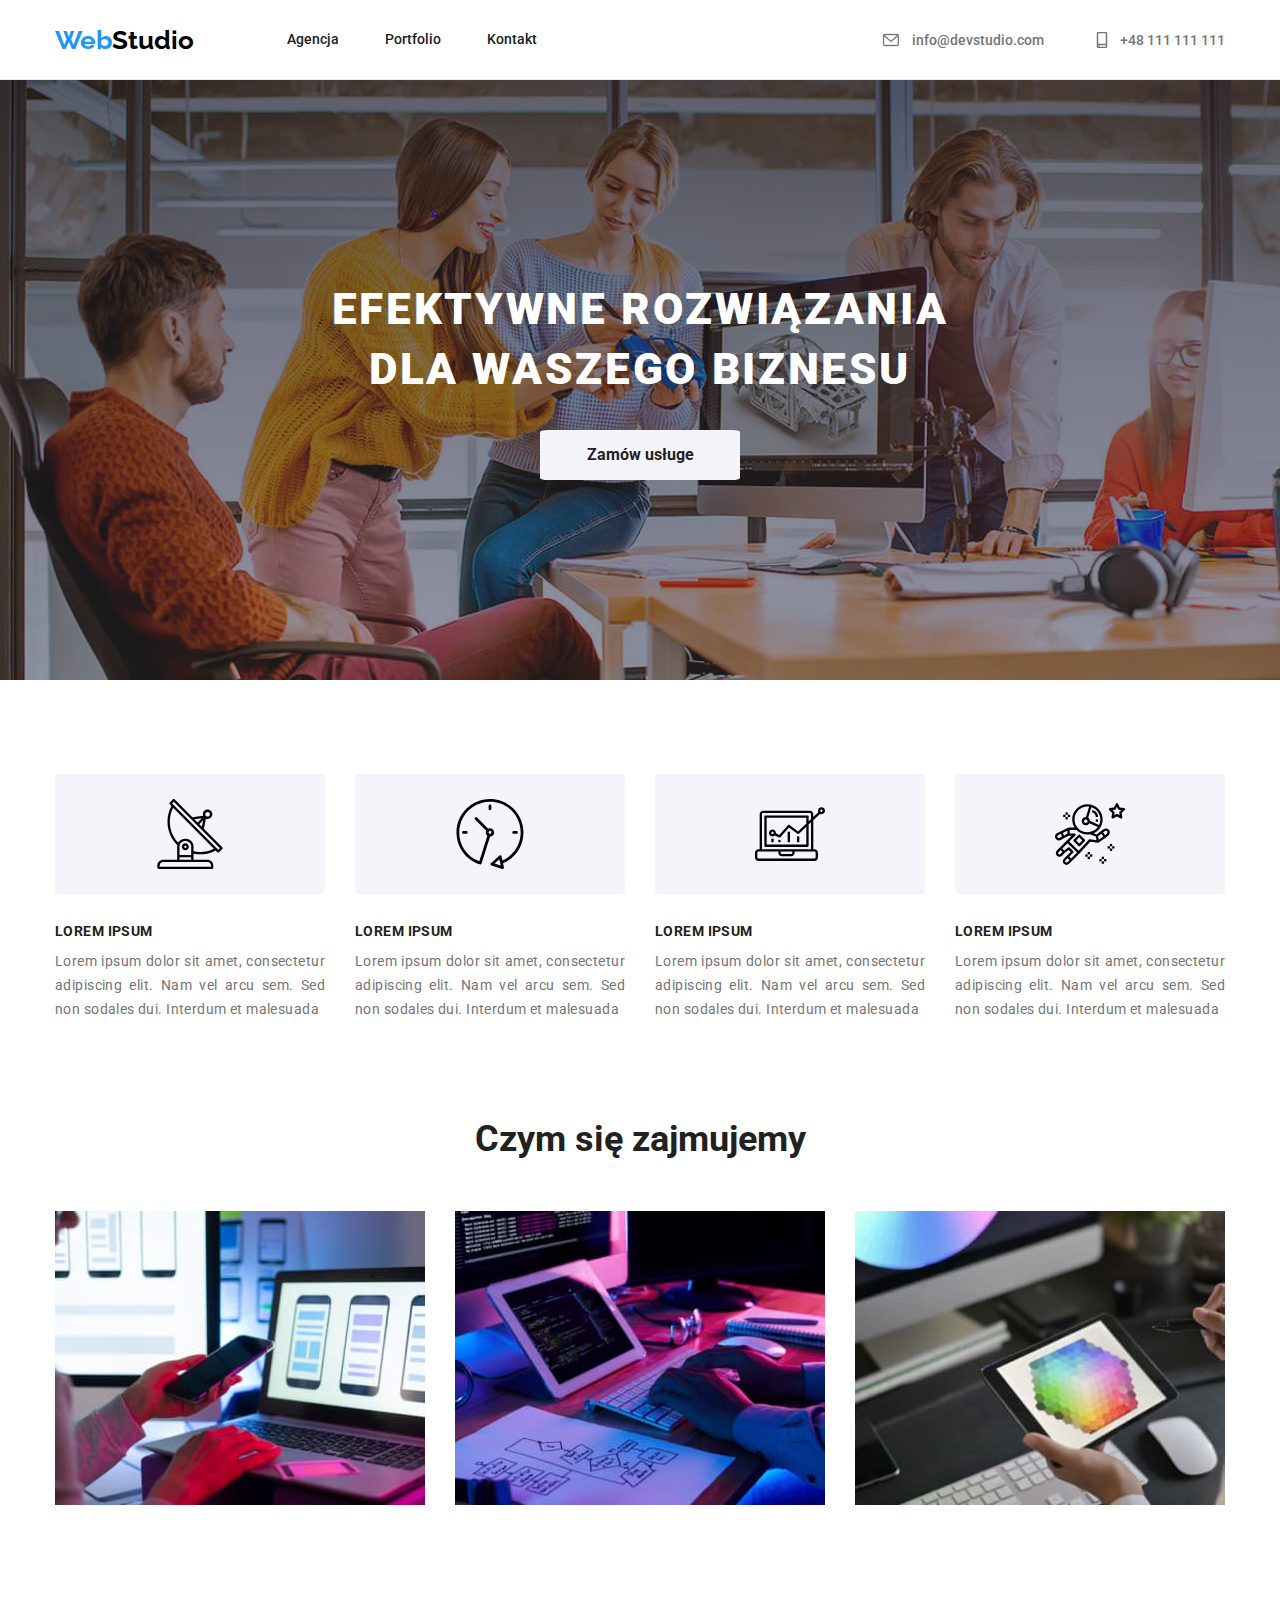
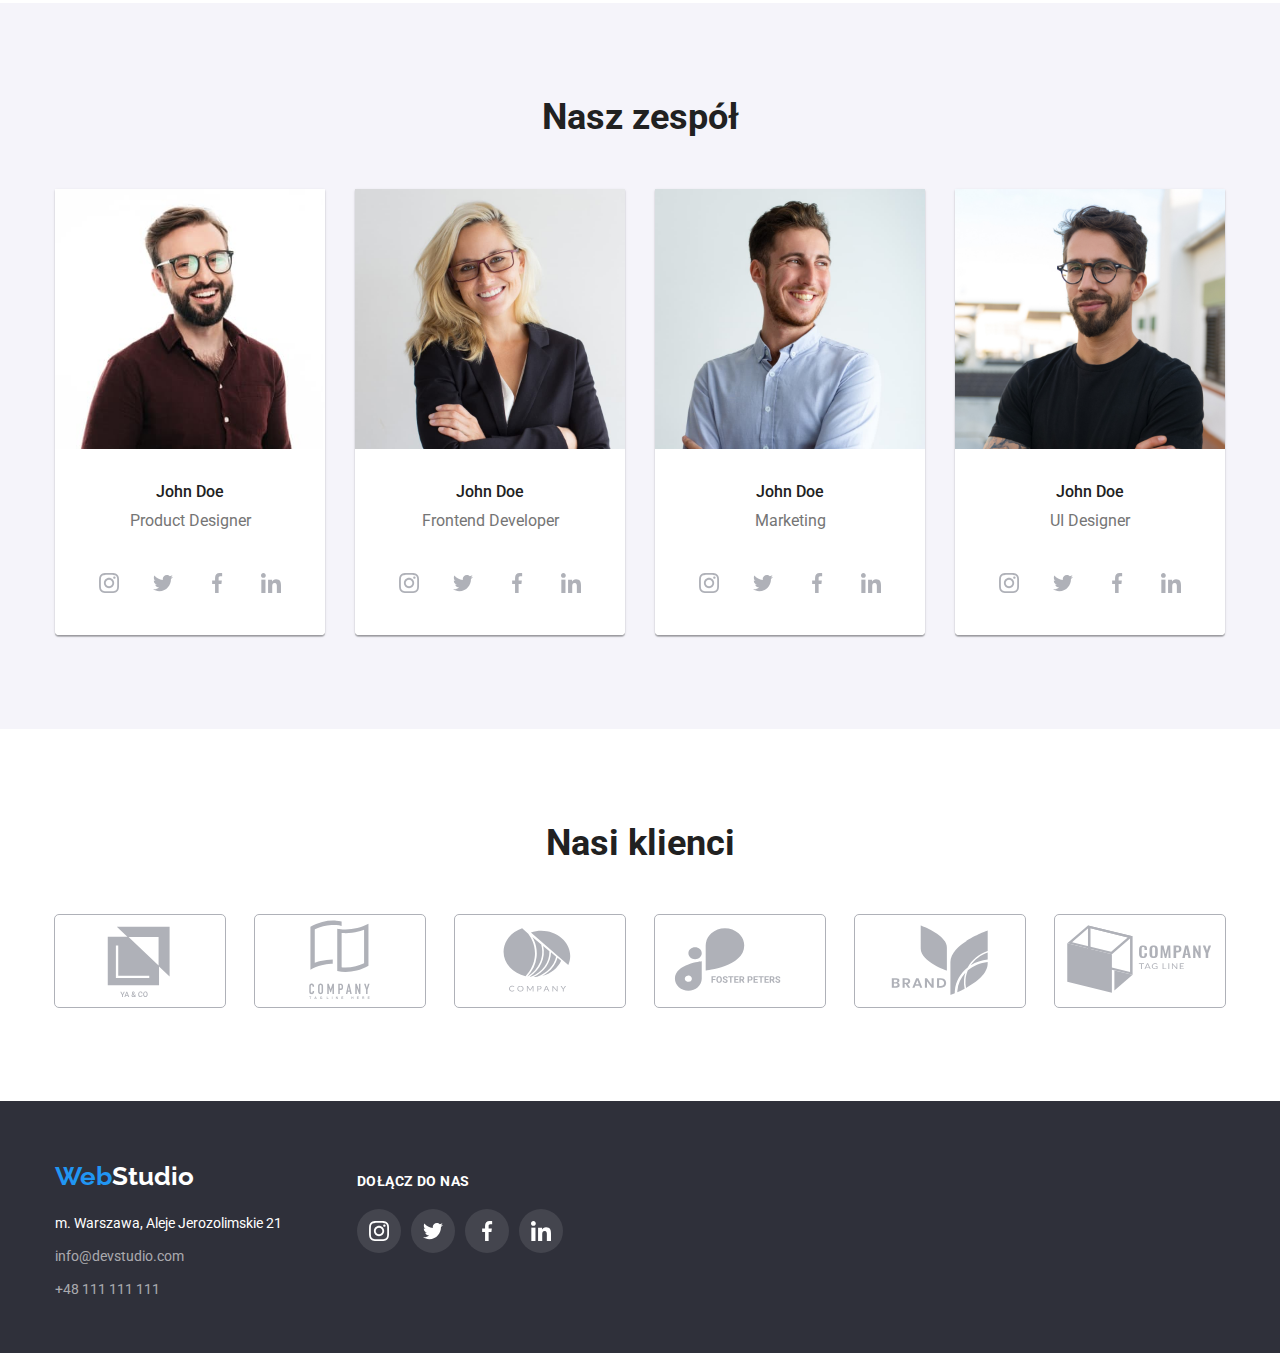
<file: index.html>
<!DOCTYPE html>
<html lang="en">
  <head>
    <meta charset="UTF-8" />
    <meta http-equiv="X-UA-Compatible" content="IE=edge" />
    <meta name="viewport" content="width=device-width, initial-scale=1.0" />
    <title>Studio</title>
    <link
      rel="stylesheet"
      href="https://cdnjs.cloudflare.com/ajax/libs/modern-normalize/1.0.0/modern-normalize.min.css" />
    <link rel="preconnect" href="https://fonts.googleapis.com" />
    <link rel="preconnect" href="https://fonts.gstatic.com" crossorigin />
    <link
      href="https://fonts.googleapis.com/css2?family=Roboto:wght@400;500;700;900&display=swap"
      rel="stylesheet" />
    <link rel="preconnect" href="https://fonts.googleapis.com" />
    <link rel="preconnect" href="https://fonts.gstatic.com" crossorigin />
    <link
      href="https://fonts.googleapis.com/css2?family=Raleway:wght@700&display=swap"
      rel="stylesheet" />
    <link rel="stylesheet" href="./css/styles.css" />
  </head>
  <body>
    <header class="header-font border-bot">
      <div class="header-just">
        <nav class="header-box">
          <a href="index.html" class="logo"
            ><span class="logo-color">Web</span>Studio</a
          >
          <ul class="first-list">
            <li><a class="link" href="index.html">Agencja</a></li>
            <li>
              <a class="link" href="portfolio.html">Portfolio</a>
            </li>
            <li><a class="link" href="#">Kontakt</a></li>
          </ul>

          <ul class="second-list">
            <li>
              <a class="link-header" href="#">
                <svg class="icon icon-svg" width="16" height="12">
                  <use href="./images/icons.svg#icon-envelope"></use>
                </svg>
                info@devstudio.com</a
              >
            </li>
            <li>
              <a class="link-header" href="#">
                <svg class="icon icon-svg" width="16" height="12">
                  <use href="./images/icons.svg#icon-smartphone"></use></svg
                >+48 111 111 111</a
              >
            </li>
          </ul>
        </nav>
      </div>
    </header>

    <main>
      <section class="background-main-upper">
        <div
          class="container lorem-height"
          style="display: flex; align-items: center; justify-content: center">
          <div class="main-upper">
            <h1 class="h1-class">EFEKTYWNE ROZWIĄZANIA DLA WASZEGO BIZNESU</h1>
            <button type="button" class="button-agencja">Zamów usługe</button>
          </div>
        </div>
      </section>
      <section>
        <div class="container lorem-cointainer">
          <ul class="lorem-flex">
            <li>
              <div class="lorem-icon">
                <svg width="70" height="70">
                  <use href="./images/icons.svg#icon-antenna-1"></use>
                </svg>
              </div>
              <h3 class="h3-class">LOREM IPSUM</h3>
              <p class="text-lorem">
                Lorem ipsum dolor sit amet, consectetur adipiscing elit. Nam vel
                arcu sem. Sed non sodales dui. Interdum et malesuada
              </p>
            </li>
            <li>
              <div class="lorem-icon">
                <svg width="70" height="70">
                  <use href="./images/icons.svg#icon-clock-1"></use>
                </svg>
              </div>
              <h3 class="h3-class">LOREM IPSUM</h3>
              <p class="text-lorem">
                Lorem ipsum dolor sit amet, consectetur adipiscing elit. Nam vel
                arcu sem. Sed non sodales dui. Interdum et malesuada
              </p>
            </li>
            <li>
              <div class="lorem-icon">
                <svg width="70" height="70">
                  <use href="./images/icons.svg#icon-diagram-1"></use>
                </svg>
              </div>
              <h3 class="h3-class">LOREM IPSUM</h3>
              <p class="text-lorem">
                Lorem ipsum dolor sit amet, consectetur adipiscing elit. Nam vel
                arcu sem. Sed non sodales dui. Interdum et malesuada
              </p>
            </li>
            <li>
              <div class="lorem-icon">
                <svg width="70" height="70">
                  <use href="./images/icons.svg#icon-astronaut-1"></use>
                </svg>
              </div>
              <h3 class="h3-class">LOREM IPSUM</h3>
              <p class="text-lorem">
                Lorem ipsum dolor sit amet, consectetur adipiscing elit. Nam vel
                arcu sem. Sed non sodales dui. Interdum et malesuada
              </p>
            </li>
          </ul>
        </div>
      </section>
      <section class="container presentation-padding">
        <h2 class="h2-class">Czym się zajmujemy</h2>
        <ul class="presentation-flex">
          <li class="presentation-margin">
            <img
              src="images/photoa.jpg"
              width="370"
              height="294"
              alt="Programowanie" />
          </li>
          <li class="presentation-margin">
            <img
              src="images/photob.jpg"
              width="370"
              height="294"
              alt="Optymalizacja" />
          </li>
          <li>
            <img
              src="images/photoc.jpg"
              width="370"
              height="294"
              alt="Design" />
          </li>
        </ul>
      </section>
      <section class="background-team">
        <div class="container">
          <h2 class="h2-class">Nasz zespół</h2>
          <ul class="presentation-flex">
            <li>
              <figure class="figure">
                <img
                  src="images/photod.jpg"
                  width="270"
                  height="260"
                  alt="Mężczyzna w koszuli" />

                <figcaption class="figbot">
                  <strong class="figcaption-strong-studio">John Doe</strong>
                  <p class="figcaption-p-studio">Product Designer</p>
                  <div class="social-links">
                    <div class="social-links-style">
                      <svg width="20" height="20">
                        <use href="./images/icons.svg#icon-instagram-2"></use>
                      </svg>
                    </div>
                    <div class="social-links-style">
                      <svg width="20" height="20">
                        <use href="./images/icons.svg#icon-twitter-1"></use>
                      </svg>
                    </div>
                    <div class="social-links-style">
                      <svg width="20" height="20">
                        <use href="./images/icons.svg#icon-facebook-1"></use>
                      </svg>
                    </div>
                    <div class="social-links-style">
                      <svg width="20" height="20">
                        <use href="./images/icons.svg#icon-linkedin-1"></use>
                      </svg>
                    </div>
                  </div>
                </figcaption>
              </figure>
            </li>
            <li>
              <figure class="figure">
                <img
                  src="images/photoe.jpg"
                  width="270"
                  height="260"
                  alt="MKobieta z marynarce" />

                <figcaption class="figbot">
                  <strong class="figcaption-strong-studio">John Doe</strong>
                  <p class="figcaption-p-studio">Frontend Developer</p>
                  <div class="social-links">
                    <div class="social-links-style">
                      <svg width="20" height="20">
                        <use href="./images/icons.svg#icon-instagram-2"></use>
                      </svg>
                    </div>
                    <div class="social-links-style">
                      <svg width="20" height="20">
                        <use href="./images/icons.svg#icon-twitter-1"></use>
                      </svg>
                    </div>
                    <div class="social-links-style">
                      <svg width="20" height="20">
                        <use href="./images/icons.svg#icon-facebook-1"></use>
                      </svg>
                    </div>
                    <div class="social-links-style">
                      <svg width="20" height="20">
                        <use href="./images/icons.svg#icon-linkedin-1"></use>
                      </svg>
                    </div>
                  </div>
                </figcaption>
              </figure>
            </li>
            <li>
              <figure class="figure">
                <img
                  src="images/photof.jpg"
                  width="270"
                  height="260"
                  alt="Uśmiechnięty mężczyzna" />

                <figcaption class="figbot">
                  <strong class="figcaption-strong-studio">John Doe</strong>
                  <p class="figcaption-p-studio">Marketing</p>
                  <div class="social-links">
                    <div class="social-links-style">
                      <svg width="20" height="20">
                        <use href="./images/icons.svg#icon-instagram-2"></use>
                      </svg>
                    </div>
                    <div class="social-links-style">
                      <svg width="20" height="20">
                        <use href="./images/icons.svg#icon-twitter-1"></use>
                      </svg>
                    </div>
                    <div class="social-links-style">
                      <svg width="20" height="20">
                        <use href="./images/icons.svg#icon-facebook-1"></use>
                      </svg>
                    </div>
                    <div class="social-links-style">
                      <svg width="20" height="20">
                        <use href="./images/icons.svg#icon-linkedin-1"></use>
                      </svg>
                    </div>
                  </div>
                </figcaption>
              </figure>
            </li>
            <li>
              <figure class="figure">
                <img
                  src="images/photog.jpg"
                  width="270"
                  height="260"
                  alt="Mężczyzna w okularach " />

                <figcaption class="figbot">
                  <strong class="figcaption-strong-studio">John Doe</strong>
                  <p class="figcaption-p-studio">UI Designer</p>
                  <div class="social-links">
                    <div class="social-links-style">
                      <svg width="20" height="20">
                        <use href="./images/icons.svg#icon-instagram-2"></use>
                      </svg>
                    </div>
                    <div class="social-links-style">
                      <svg width="20" height="20">
                        <use href="./images/icons.svg#icon-twitter-1"></use>
                      </svg>
                    </div>
                    <div class="social-links-style">
                      <svg width="20" height="20">
                        <use href="./images/icons.svg#icon-facebook-1"></use>
                      </svg>
                    </div>
                    <div class="social-links-style">
                      <svg width="20" height="20">
                        <use href="./images/icons.svg#icon-linkedin-1"></use>
                      </svg>
                    </div>
                  </div>
                </figcaption>
              </figure>
            </li>
          </ul>
        </div>
      </section>
      <section>
        <div class="container section-padding">
          <div>
            <h2 class="h2-class">Nasi klienci</h2>
            <ul class="customers">
              <li class="customers-logo">
                <svg width="170" height="92">
                  <use href="./images/icons.svg#icon-Logo"></use>
                </svg>
              </li>
              <li class="customers-logo">
                <svg width="170" height="92">
                  <use href="./images/icons.svg#icon-Logo-1"></use>
                </svg>
              </li>
              <li class="customers-logo">
                <svg width="170" height="92">
                  <use href="./images/icons.svg#icon-Logo-2"></use>
                </svg>
              </li>
              <li class="customers-logo">
                <svg width="170" height="92">
                  <use href="./images/icons.svg#icon-Logo-3"></use>
                </svg>
              </li>
              <li class="customers-logo">
                <svg width="170" height="92">
                  <use href="./images/icons.svg#icon-Logo-4"></use>
                </svg>
              </li>
              <li class="customers-logo">
                <svg width="170" height="92">
                  <use href="./images/icons.svg#icon-Logo-5"></use>
                </svg>
              </li>
            </ul>
          </div>
        </div>
      </section>
    </main>
    <footer class="footer">
      <div class="container flix">
        <div class="kontakt">
          <div class="footer-logo-padding">
            <a href="index.html" class="logo"
              ><span class="logo-color">Web</span
              ><span class="logo-color-footer">Studio</span></a
            >
          </div>
          <ul class="footer-font footer-contact">
            <li class="footer-li-margin-bot">
              <address class="addres-color">
                m. Warszawa, Aleje Jerozolimskie 21
              </address>
            </li>

            <li class="footer-li-margin-bot">
              <a class="link-footer" href="#">info@devstudio.com</a>
            </li>
            <li class="link-footer-padding">
              <a class="link-footer" href="#">+48 111 111 111</a>
            </li>
          </ul>
        </div>
        <div class="joinus-footer">
          <h4 class="h4-class-footer">DOŁĄCZ DO NAS</h4>
          <div class="social-links">
            <div class="social-links-style social-links-footer">
              <svg width="20" height="20">
                <use href="./images/icons.svg#icon-instagram-2"></use>
              </svg>
            </div>
            <div class="social-links-style social-links-footer">
              <svg width="20" height="20">
                <use href="./images/icons.svg#icon-twitter-1"></use>
              </svg>
            </div>
            <div class="social-links-style social-links-footer">
              <svg width="20" height="20">
                <use href="./images/icons.svg#icon-facebook-1"></use>
              </svg>
            </div>
            <div class="social-links-style social-links-footer">
              <svg width="20" height="20">
                <use href="./images/icons.svg#icon-linkedin-1"></use>
              </svg>
            </div>
          </div>
        </div>
      </div>
    </footer>
  </body>
</html>
</file>
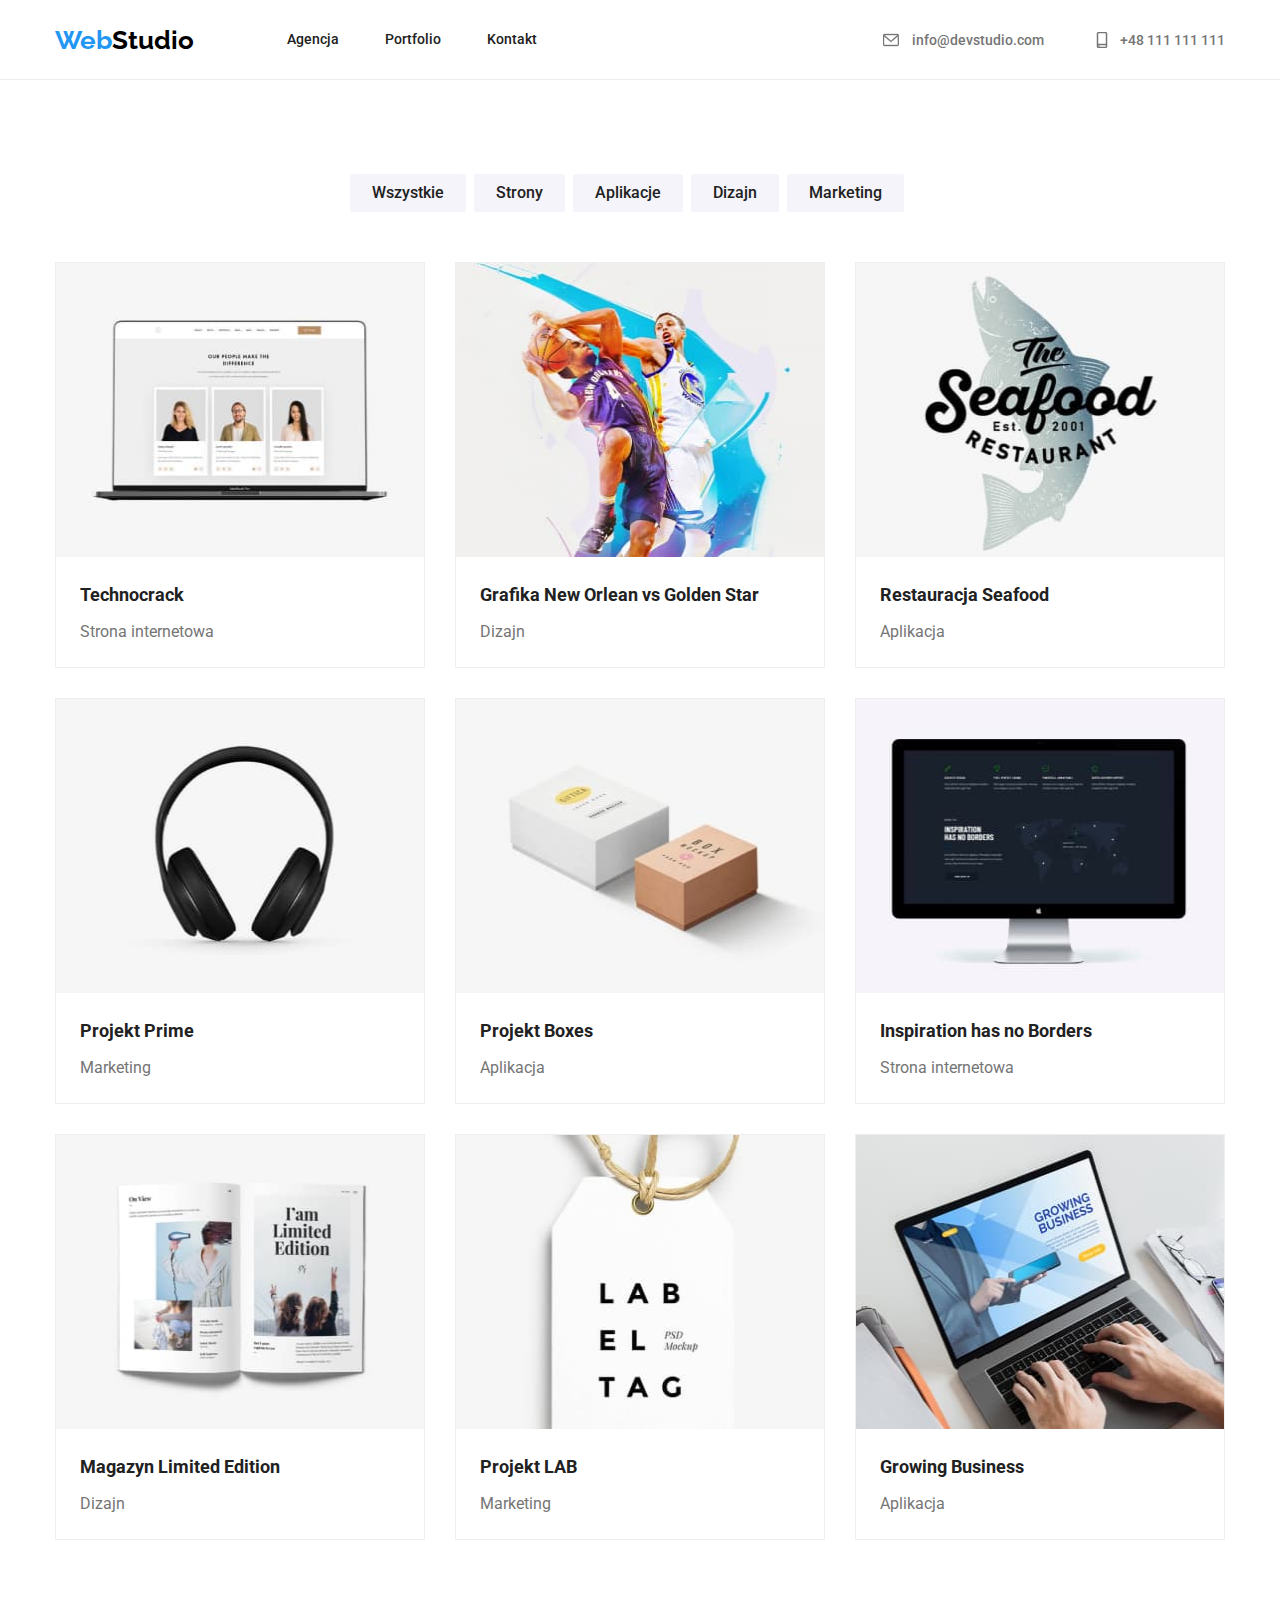
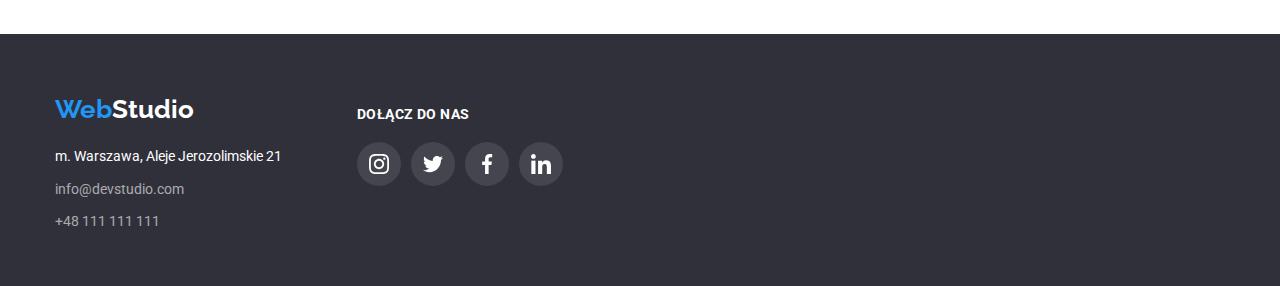
<file: portfolio.html>
<!DOCTYPE html>
<html lang="en">
  <head>
    <meta charset="UTF-8" />
    <meta http-equiv="X-UA-Compatible" content="IE=edge" />
    <meta name="viewport" content="width=device-width, initial-scale=1.0" />
    <title>Portfolio</title>
    <link
      rel="stylesheet"
      href="https://cdnjs.cloudflare.com/ajax/libs/modern-normalize/1.0.0/modern-normalize.min.css" />
    <link rel="preconnect" href="https://fonts.googleapis.com" />
    <link rel="preconnect" href="https://fonts.gstatic.com" crossorigin />
    <link
      href="https://fonts.googleapis.com/css2?family=Roboto:wght@400;500;700;900&display=swap"
      rel="stylesheet" />
    <link rel="preconnect" href="https://fonts.googleapis.com" />
    <link rel="preconnect" href="https://fonts.gstatic.com" crossorigin />
    <link
      href="https://fonts.googleapis.com/css2?family=Raleway:wght@700&display=swap"
      rel="stylesheet" />
    <link rel="stylesheet" href="./css/styles.css" />
  </head>
  <body>
    <header class="header-font border-bot">
      <div class="header-just">
        <nav class="header-box">
          <a href="index.html" class="logo"
            ><span class="logo-color">Web</span>Studio</a
          >
          <ul class="first-list">
            <li><a class="link" href="index.html">Agencja</a></li>
            <li>
              <a class="link" href="portfolio.html">Portfolio</a>
            </li>
            <li><a class="link" href="#">Kontakt</a></li>
          </ul>

          <ul class="second-list">
            <li>
              <a class="link-header" href="#">
                <svg class="icon icon-svg" width="16" height="12">
                  <use href="./images/icons.svg#icon-envelope"></use>
                </svg>
                info@devstudio.com</a
              >
            </li>
            <li>
              <a class="link-header" href="#">
                <svg class="icon icon-svg" width="16" height="12">
                  <use href="./images/icons.svg#icon-smartphone"></use></svg
                >+48 111 111 111</a
              >
            </li>
          </ul>
        </nav>
      </div>
    </header>

    <main>
      <section class="container section-portfolio-padding">
        <ul class="portfolio-buttons">
          <li>
            <button type="button" class="button">Wszystkie</button>
          </li>
          <li>
            <button type="button" class="button">Strony</button>
          </li>
          <li>
            <button type="button" class="button">Aplikacje</button>
          </li>
          <li>
            <button type="button" class="button">Dizajn</button>
          </li>
          <li>
            <button type="button" class="button">Marketing</button>
          </li>
        </ul>

        <ul class="section-photo">
          <li class="portfolio-photo-flex">
            <figure class="figure-photo-portfolio">
              <img
                class="image-width"
                src="./images/photoportfolioa.jpg"
                width="370"
                height="294"
                alt="przykladowa strona" />
              <figcaption class="portfolio-figcaption-padding">
                <strong class="figcaption-strong-portfolio">Technocrack</strong>
                <p class="figcaption-p-portfolio">Strona internetowa</p>
              </figcaption>
            </figure>
          </li>
          <li class="portfolio-photo-flex">
            <figure class="figure-photo-portfolio">
              <img
                class="image-width"
                src="./images/photoportfoliob.jpg"
                width="370"
                height="294"
                alt="Koszykarze" />
              <figcaption class="portfolio-figcaption-padding">
                <strong class="figcaption-strong-portfolio"
                  >Grafika New Orlean vs Golden Star</strong
                >
                <p class="figcaption-p-portfolio">Dizajn</p>
              </figcaption>
            </figure>
          </li>
          <li class="portfolio-photo-flex">
            <figure class="figure-photo-portfolio">
              <img
                class="image-width"
                src="./images/photoportfolioc.jpg"
                width="370"
                height="294"
                alt="Logo restauracji" />
              <figcaption class="portfolio-figcaption-padding">
                <strong class="figcaption-strong-portfolio"
                  >Restauracja Seafood</strong
                >
                <p class="figcaption-p-portfolio">Aplikacja</p>
              </figcaption>
            </figure>
          </li>

          <li class="portfolio-photo-flex">
            <figure class="figure-photo-portfolio">
              <img
                class="image-width"
                src="./images/photoportfoliod.jpg"
                width="370"
                height="294"
                alt="Słuchawki" />
              <figcaption class="portfolio-figcaption-padding">
                <strong class="figcaption-strong-portfolio"
                  >Projekt Prime</strong
                >
                <p class="figcaption-p-portfolio">Marketing</p>
              </figcaption>
            </figure>
          </li>
          <li class="portfolio-photo-flex">
            <figure class="figure-photo-portfolio">
              <img
                class="image-width"
                src="./images/photoportfolioe.jpg"
                width="370"
                height="294"
                alt="Pudełka" />
              <figcaption class="portfolio-figcaption-padding">
                <strong class="figcaption-strong-portfolio"
                  >Projekt Boxes</strong
                >
                <p class="figcaption-p-portfolio">Aplikacja</p>
              </figcaption>
            </figure>
          </li>
          <li class="portfolio-photo-flex">
            <figure class="figure-photo-portfolio">
              <img
                class="image-width"
                src="./images/photoportfoliof.jpg"
                width="370"
                height="294"
                alt="Monitor" />
              <figcaption class="portfolio-figcaption-padding">
                <strong class="figcaption-strong-portfolio"
                  >Inspiration has no Borders</strong
                >
                <p class="figcaption-p-portfolio">Strona internetowa</p>
              </figcaption>
            </figure>
          </li>
          <li class="portfolio-photo-flex">
            <figure class="figure-photo-portfolio">
              <img
                class="image-width"
                src="./images/photoportfoliog.jpg"
                width="370"
                height="294"
                alt="Książka" />
              <figcaption class="portfolio-figcaption-padding">
                <strong class="figcaption-strong-portfolio"
                  >Magazyn Limited Edition</strong
                >
                <p class="figcaption-p-portfolio">Dizajn</p>
              </figcaption>
            </figure>
          </li>
          <li class="portfolio-photo-flex">
            <figure class="figure-photo-portfolio">
              <img
                class="image-width"
                src="./images/photoportfolioh.jpg"
                width="370"
                height="294"
                alt="Etykieta" />
              <figcaption class="portfolio-figcaption-padding">
                <strong class="figcaption-strong-portfolio">Projekt LAB</strong>
                <p class="figcaption-p-portfolio">Marketing</p>
              </figcaption>
            </figure>
          </li>
          <li class="portfolio-photo-flex">
            <figure class="figure-photo-portfolio">
              <img
                class="image-width"
                src="./images/photoportfolioi.jpg"
                width="370"
                height="294"
                alt="Laptop" />
              <figcaption class="portfolio-figcaption-padding">
                <strong class="figcaption-strong-portfolio"
                  >Growing Business</strong
                >
                <p class="figcaption-p-portfolio">Aplikacja</p>
              </figcaption>
            </figure>
          </li>
        </ul>
      </section>
    </main>
    <footer class="footer">
      <div class="container flix">
        <div class="kontakt">
          <div class="footer-logo-padding">
            <a href="index.html" class="logo"
              ><span class="logo-color">Web</span
              ><span class="logo-color-footer">Studio</span></a
            >
          </div>
          <ul class="footer-font footer-contact">
            <li class="footer-li-margin-bot">
              <address class="addres-color">
                m. Warszawa, Aleje Jerozolimskie 21
              </address>
            </li>

            <li class="footer-li-margin-bot">
              <a class="link-footer" href="#">info@devstudio.com</a>
            </li>
            <li class="link-footer-padding">
              <a class="link-footer" href="#">+48 111 111 111</a>
            </li>
          </ul>
        </div>
        <div class="joinus-footer">
          <h4 class="h4-class-footer">DOŁĄCZ DO NAS</h4>
          <div class="social-links">
            <div class="social-links-style social-links-footer">
              <svg width="20" height="20">
                <use href="./images/icons.svg#icon-instagram-2"></use>
              </svg>
            </div>
            <div class="social-links-style social-links-footer">
              <svg width="20" height="20">
                <use href="./images/icons.svg#icon-twitter-1"></use>
              </svg>
            </div>
            <div class="social-links-style social-links-footer">
              <svg width="20" height="20">
                <use href="./images/icons.svg#icon-facebook-1"></use>
              </svg>
            </div>
            <div class="social-links-style social-links-footer">
              <svg width="20" height="20">
                <use href="./images/icons.svg#icon-linkedin-1"></use>
              </svg>
            </div>
          </div>
        </div>
      </div>
    </footer>
  </body>
</html>
</file>
<file: css/styles.css>
:root {
  --colorA: #212121;
  --colorB: #000000;
  --colorC: #2196f3;
  --colorD: #2f303a;
  --colorE: #ffffff;
  --colorF: #f5f4fa;
  --colorG: #757575;
  --colorH: rgba(255, 255, 255, 0.6);
  --colorI: #ececec;
  --colorJ: #afb1b8;
  --colorK: #eeeeee;
}
body {
  font-family: "Roboto", sans-serif;
  color: var(--colorA);
  margin: 0;
}
ul,
li {
  list-style-type: none;
}
.logo {
  font-family: "Raleway", sans-serif;
  font-weight: 700;
  font-size: 26px;
  line-height: 1.19;
  color: var(--colorB);
  text-decoration: none;
  cursor: pointer;
  margin-right: 93px;
}
.loor {
  list-style: none;
  display: flex;
  margin: inherit;
  align-items: center;
}
/*.ul-nopoint {
  padding-top: 94px;
  padding-bottom: 94px;
}*/

.link:hover {
  color: var(--colorC);
  cursor: pointer;
  transition: all 0.28s;
}
.link {
  color: var(--colorA);
  text-decoration: none;
}
.logo-color {
  color: var(--colorC);
}
.link-header {
  color: var(--colorG);
  text-decoration: none;
}
.link-header:hover {
  color: var(--colorC);
  cursor: pointer;
  transition: all 0.28s;
}
.link-header:hover svg {
  stroke: var(--colorC);
  fill: var(--colorC);
}
.header-font {
  font-weight: 500;
  font-size: 14px;
  line-height: 1.14;
  height: 80px;
}
.footer-font {
  font-weight: 400;
  font-size: 14px;
  line-height: 1.71;
  text-decoration: none;
}
.h1-class {
  color: var(--colorE);
  font-weight: 900;
  font-size: 44px;
  line-height: 1.36;
  margin-top: 0px;
  margin-bottom: 30px;
  letter-spacing: 0.06em;
}
.button-agencja {
  color: var(--colorA);
  font-family: "Roboto";
  font-style: normal;
  font-weight: 700;
  font-size: 16px;
  line-height: 1.85;
  background-color: var(--colorF);
  cursor: pointer;
  width: 200px;
  height: 50px;
  border: none;
  border-radius: 4%;
}
.button-agencja:hover {
  background-color: var(--colorC);
  color: var(--colorE);
  cursor: pointer;
  transition: all 0.28s;
}
.button {
  color: var(--colorA);
  font-family: "Roboto";
  font-style: normal;
  font-weight: 500;
  font-size: 16px;
  line-height: 1.62;
  background-color: var(--colorF);
  cursor: pointer;
  margin-right: 8px;
  padding: 6px 22px;
  border: none;
  border-radius: 4%;
}
.button:hover {
  background-color: var(--colorC);
  color: var(--colorE);
  cursor: pointer;
  transition: all 0.28s;
  color: var(--colorE);
  box-shadow: 0px 3px 1px rgba(0, 0, 0, 0.1), 0px 1px 2px rgba(0, 0, 0, 0.08),
    0px 2px 2px rgba(0, 0, 0, 0.12);
  transition: all 0.2s;
}
.h2-class {
  font-style: normal;
  font-weight: 700;
  font-size: 36px;
  line-height: 1.16;
  text-align: center;
  margin-top: 0px;
  margin-bottom: 0px;
  padding-bottom: 50px;
}
.h3-class {
  font-weight: 700;
  font-size: 14px;
  line-height: 1.14;
  letter-spacing: 0.03em;
  margin-bottom: 10px;
  margin-top: 0;
}
.text-lorem {
  color: var(--colorG);
  font-weight: 400;
  font-size: 14px;
  line-height: 1.71;
  width: 270px;
  height: 75px;
  text-align: justify;
  margin-top: 0;
  margin-bottom: 0;
  margin-right: 30px;
  letter-spacing: 0.03em;
  margin-right: 0px;
}
.figcaption-strong-studio {
  font-weight: 500;
  font-size: 16px;
  line-height: 1.18;
  color: var(--colorA);
}
.figcaption-p-studio {
  color: var(--colorG);
  font-weight: 400;
  font-size: 16px;
  line-height: 1.18;
  padding-bottom: 30px;
  margin-bottom: 0px;
  margin-top: 10px;
}
.figcaption-strong-portfolio {
  font-weight: 700;
  font-size: 18px;
  line-height: 2;
}
.figcaption-p-portfolio {
  color: var(--colorG);
  font-weight: 400;
  font-size: 16px;
  line-height: 1.87;
  margin-top: 4px;
  margin-bottom: 0px;
}
.footer {
  background-color: var(--colorD);
  height: 252px;
}
.logo-color-footer {
  color: var(--colorE);
}
.addres-color {
  color: var(--colorE);
  font-style: normal;
}
.link-footer {
  color: var(--colorH);
  text-decoration: none;
}
.link-footer:hover {
  color: var(--colorC);
  cursor: pointer;
  transition: all 0.28s;
}

.background-team {
  background-color: var(--colorF);
  padding-top: 94px;
  padding-bottom: 94px;
}
.background-main-upper {
  background-image: linear-gradient(
      rgba(47, 48, 58, 0.4),
      rgba(255, 255, 255, 0.1)
    ),
    url(../images/background.jpg);
  max-width: 1600px;
  margin: auto;
  padding: 0 15px;
}
.container {
  margin: 0 auto;
  width: 100%;
  max-width: 1200px;
  padding: 0 15px;
}
.main-upper {
  text-align: center;
  max-width: 696px;
}

.header-box {
  margin: 0 auto;
  box-sizing: border-box;
  justify-content: space-between;
  display: flex;
  max-width: 1200px;
  width: 100%;
  height: 26px;
  align-items: center;
  padding: 0 15px;
}
.first-list {
  text-align: center;
  display: flex;
  padding-left: 0px;

  flex-grow: 1;
  gap: 46px;

  /* margin: 32x 371px 32px 0;*/
}
.second-list {
  display: flex;
  justify-content: space-between;
  padding-left: 0px;

  gap: 50px;
}
.header-just {
  padding: 27px 0;
}
.border-bot {
  border-bottom: 1px solid;
  color: var(--colorI);
}
.lorem-cointainer {
  display: flex;
  flex-direction: column;
  justify-content: center;
  padding-top: 94px;
}
.lorem-flex {
  display: flex;
  margin: inherit;
  align-items: center;
  justify-content: center;
  gap: 30px;
  padding-left: 0px;
}
.lorem-height {
  height: 600px;
}
/*section {
  padding-top: 94px;
  padding-bottom: 94px;
}*/
.presentation-flex {
  display: flex;
  margin: inherit;
  align-items: center;
  list-style: none;
  padding-left: 0px;
}
.presentation-margin {
  margin-right: 30px;
}
.presentation-padding {
  padding-block: 94px;
}
.figure {
  margin: 0;
  background-color: var(--colorE);
  margin-right: 30px;
  box-shadow: 0px 1px 3px rgba(0, 0, 0, 0.12), 0px 1px 1px rgba(0, 0, 0, 0.14),
    0px 2px 1px rgba(0, 0, 0, 0.2);
  border-radius: 0px 0px 4px 4px;
}
.figbot {
  background-color: var(--colorE);
  text-align: center;
  padding-top: 30px;
  border-bottom-left-radius: 4px;
  border-bottom-right-radius: 4px;
}
.footer-logo-padding {
  padding-top: 60px;
  padding-bottom: 20px;
}
.footer-contact {
  margin: 0;
  padding-left: 0;
}

.portfolio-buttons {
  display: flex;
  margin: inherit;
  align-items: center;
  padding-left: 295px;
  list-style: none;
  padding-bottom: 50px;
}
.section-portfolio-padding {
  padding-top: 94px;
  padding-bottom: 94px;
}
.section-photo {
  display: flex;
  flex-wrap: wrap;
  gap: 30px;
  list-style: none;
  margin: 0;
  padding-left: 0;
}
.portfolio-photo-flex {
  flex-basis: calc((100% - 60px) / 3);
}
.figure-photo-portfolio {
  background: var(--colorE);
  border: 1px solid var(--colorK);
  margin: 0 auto;
}
.figure-photo-portfolio:hover {
  cursor: pointer;
  box-shadow: 0px 1px 1px rgba(0, 0, 0, 0.12), 0px 4px 4px rgba(0, 0, 0, 0.06),
    1px 4px 6px rgba(0, 0, 0, 0.16);
  transition: all 0.2s;
}
.image-width {
  width: 100%;
  vertical-align: top;
}
.portfolio-figcaption-padding {
  padding: 20px 24px;
}
.footer-li-margin-bot {
  margin-bottom: 9px;
}
.icon {
  text-decoration: none;
  border-style: none;
  background-color: var(--colorE);
  vertical-align: text-bottom;

  margin-right: 10px;
  width: 16px;
  height: 16px;
  fill: var(--colorG);
  stroke: var(--colorG);
  color: #757575;
}
.icon-svg:hover {
  fill: var(--colorC);
  transition: all 0.28s;
  cursor: pointer;
}
.lorem-icon {
  display: flex;
  align-items: center;
  justify-content: center;
  background-color: #f5f4fa;
  width: 270px;
  height: 120px;
  margin-bottom: 30px;
  border-radius: 4px;
}

.social-links {
  display: flex;
  flex-direction: row;
  justify-content: center;
  gap: 10px;
  padding-bottom: 30px;
}
.social-links-style {
  display: flex;
  justify-content: center;
  align-items: center;
  width: 44px;
  height: 44px;
  border-radius: 50%;
  fill: var(--colorJ);
}
/*.test3 {
  fill: var(--main-blue);
}*/

.social-links-style:hover {
  width: 44px;
  height: 44px;
  border-radius: 50%;
  fill: var(--colorF);
  background: var(--colorC);
  cursor: pointer;
  transition: all 0.28s;
}
.section-padding {
  padding-block: 94px;
}
.customers {
  display: flex;
  flex-direction: row;
  gap: 30px;
  padding-left: 0;
  margin-block: 0;
}
.customers-logo {
  width: 170px;
  height: 92px;

  border-radius: 4px;
  fill: var(--colorJ);
  border-radius: 4px;
  outline: 1px solid var(--colorJ);
}
.customers-logo:hover {
  fill: var(--colorC);
  transition: all 0.28s;
  outline-color: var(--colorC);
  cursor: pointer;
}

.h4-class-footer {
  letter-spacing: 0.03em;
  color: var(--colorE);
  font-style: normal;
  font-weight: 700;
  font-size: 14px;
  padding-top: 72px;
  line-height: 16px;
  margin-top: 0px;
  padding-top: 72px;
  margin-bottom: 20px;
}
.joinus-footer {
  display: flex;
  flex-direction: column;
  align-items: flex-start;
}
.flix {
  display: flex;
}
.kontakt {
  margin-right: 70px;
}
.social-links-footer {
  background: rgba(255, 255, 255, 0.1);
  fill: var(--colorE);
}
</file>
